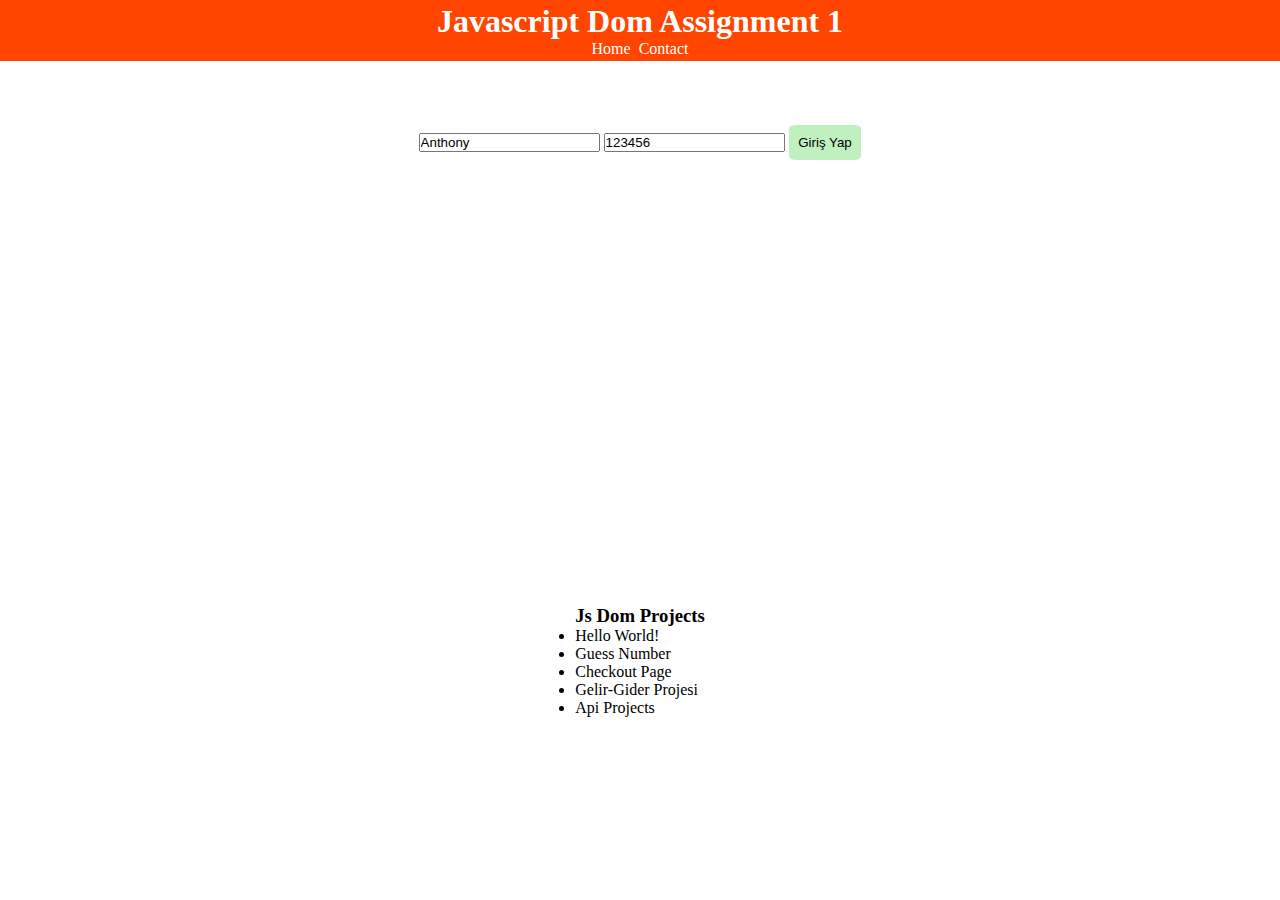
<file: jsDomAss1/index.html>
<!DOCTYPE html>
<html lang="en">
<head>
    <meta charset="UTF-8">
    <meta name="viewport" content="width=device-width, initial-scale=1.0">
    <title>Document</title>
    <style>
        * {
            margin: 0;
            padding: 0;
            box-sizing: border-box;
        }
        main {
            display: flex;
            flex-direction: column;
            justify-content: space-between;
            align-items: center;
            height: 80vh;
            padding: 4rem;
        }
    </style>
</head>
<body>
    <header class="header">
        <h1 id="title">aaa</h1>
        <nav>
            <ul class="nav-item">
                <li id="home">Home</li>
                <li>Contact</li>
            </ul>
        </nav>
    </header>
    <main>
        <section>
            <input type="text" id="username">
            <input type="password" id="password">
            <button class="btn">Login</button>
        </section>
        <section id="projects">
            <h3>Projects</h3>
            <ul class="liste">
            </ul>
        </section>
    </main>
    <script src="app.js"></script>
</body>
</html>
</file>
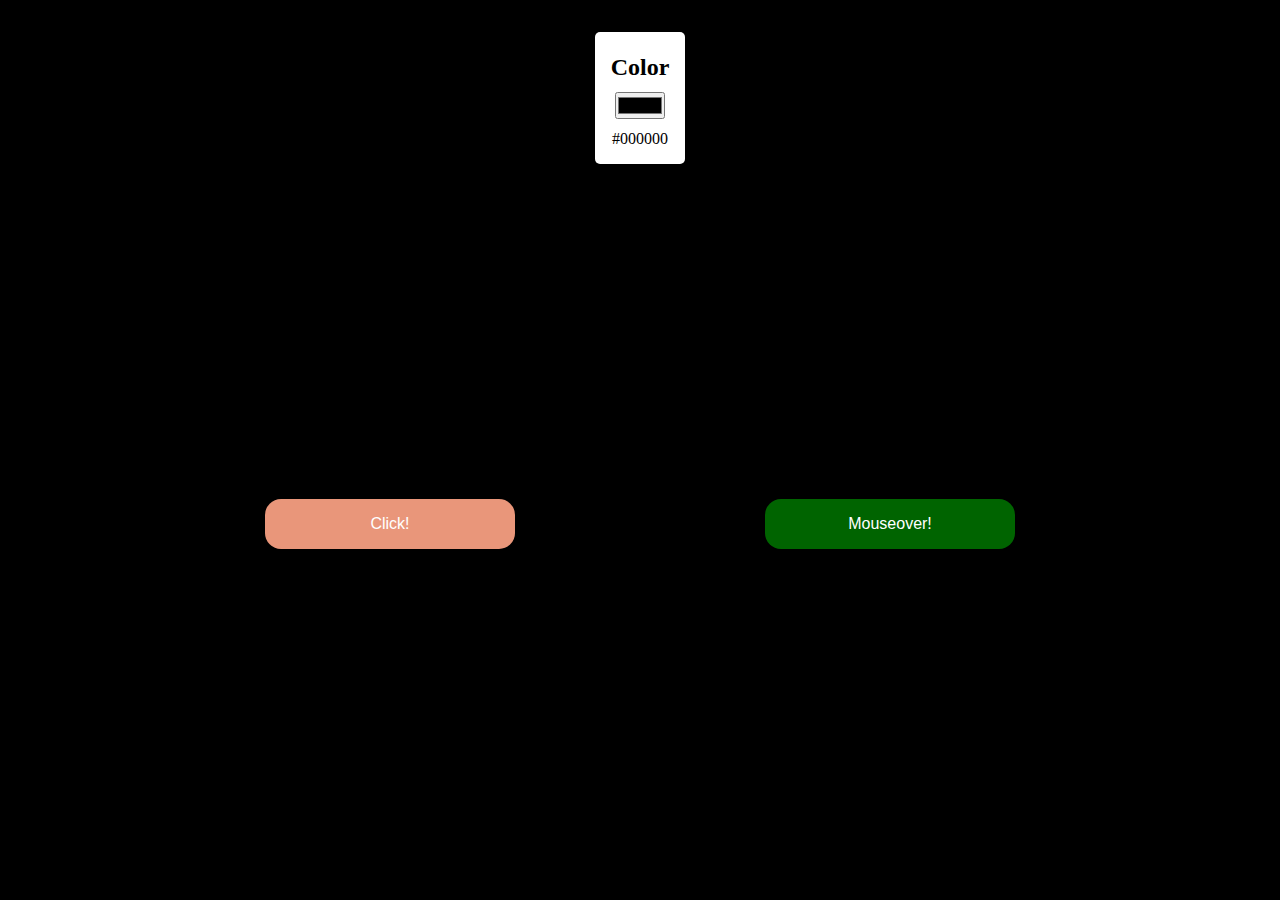
<file: jsDomAss2/index.html>
<!DOCTYPE html>
<html lang="en" onload="generateAllColors()">
  <head>
    <meta charset="UTF-8" />
    <meta http-equiv="X-UA-Compatible" content="IE=edge" />
    <meta name="viewport" content="width=device-width, initial-scale=1.0" />
    <link rel="stylesheet" href="style.css" />
    <link
      rel="stylesheet"
      href="https://cdnjs.cloudflare.com/ajax/libs/font-awesome/6.4.2/css/all.min.css"
      integrity="sha512-z3gLpd7yknf1YoNbCzqRKc4qyor8gaKU1qmn+CShxbuBusANI9QpRohGBreCFkKxLhei6S9CQXFEbbKuqLg0DA=="
      crossorigin="anonymous"
      referrerpolicy="no-referrer"
    />
    <title>Random Bg Color</title>
  </head>
  <body>
    <main class="bgDiv">
      <section class="colorDiv">
        <h2>
          Color <sup id="copy"><i class="fa-regular fa-clipboard"></i></sup>
        </h2>

        <input type="color" name="" id="colorInput" />

        <p id="colorText">#000000</p>
      </section>

      <section class="btn-div">
        <div>
          <button class="btn btn-click">Click!</button>
        </div>
        <div>
          <button class="btn btn-over">Mouseover!</button>
        </div>
      </section>
    </main>

    <script src="app.js"></script>
  </body>
</html>
</file>
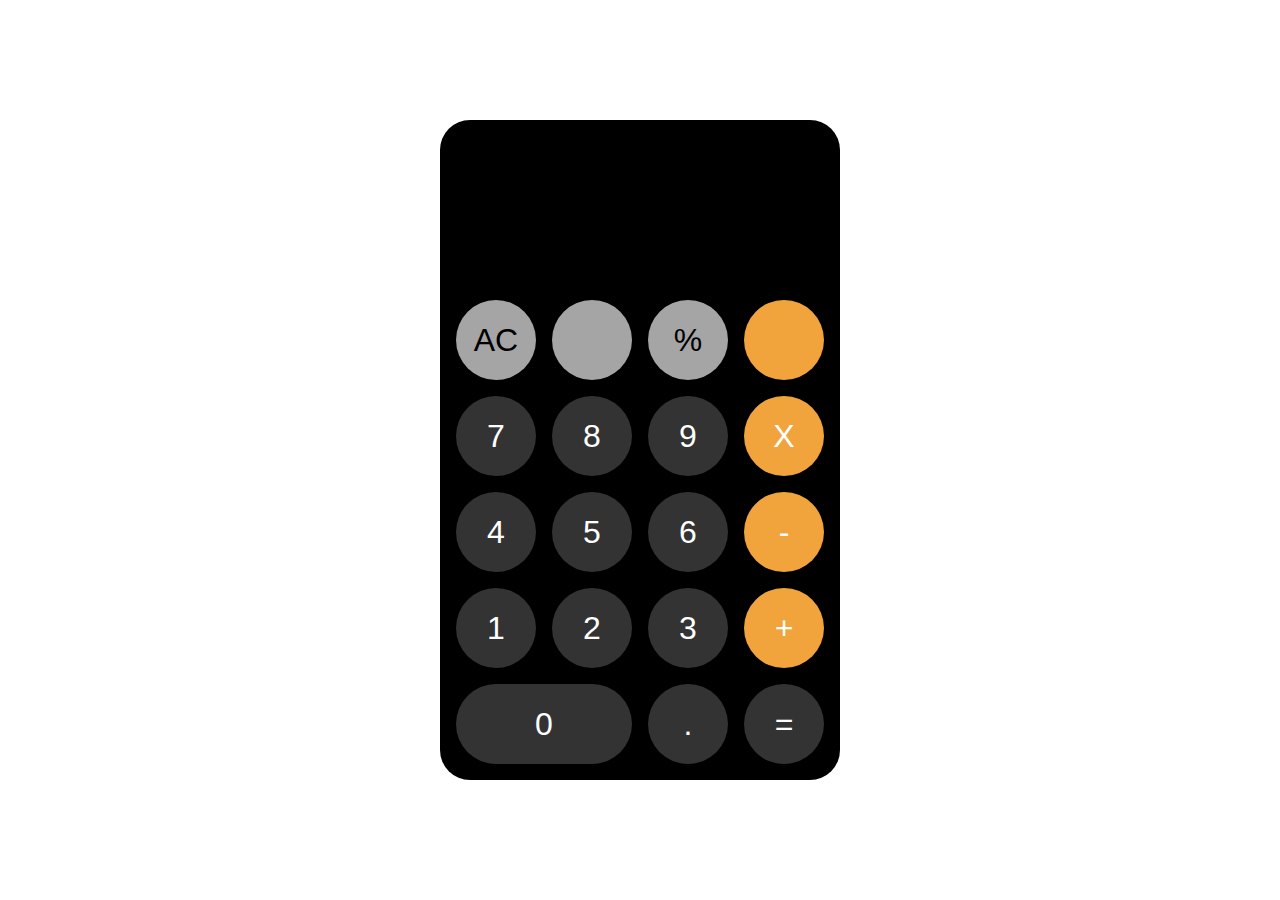
<file: calculate/calculate.html>
<!DOCTYPE html>
<html lang="en">
  <head>
    <meta charset="UTF-8" />
    <meta name="viewport" content="width=device-width, initial-scale=1.0" />
    <title>Calculator</title>
    <link rel="stylesheet" href="calculate.css">
    <link rel="stylesheet" href="https://cdnjs.cloudflare.com/ajax/libs/font-awesome/6.5.2/css/all.min.css" integrity="sha512-SnH5WK+bZxgPHs44uWIX+LLJAJ9/2PkPKZ5QiAj6Ta86w+fsb2TkcmfRyVX3pBnMFcV7oQPJkl9QevSCWr3W6A==" crossorigin="anonymous" referrerpolicy="no-referrer" />
  </head>
  <body>
    <div class="container">
      <div class="calc calc1">AC</div>
      <div class="calc calc2"><i class="fa-solid fa-plus-minus"></i></div>
      <div class="calc calc3">%</div>
      <div class="calc calc4"><i class="fa-solid fa-divide"></i></div>
      <div class="calc calc5">7</div>
      <div class="calc calc6">8</div>
      <div class="calc calc7">9</div>
      <div class="calc calc8">X</div>
      <div class="calc calc9">4</div>
      <div class="calc calc10">5</div>
      <div class="calc calc11">6</div>
      <div class="calc calc12">-</div>
      <div class="calc calc13">1</div>
      <div class="calc calc14">2</div>
      <div class="calc calc15">3</div>
      <div class="calc calc16">+</div>
      <div class="calc calc17">0</div>
      <!-- <div class="calc calc18">a18</div> -->
      <div class="calc calc19">.</div>
      <div class="calc calc20">=</div>
    </div>
  </body>
</html>
</file>
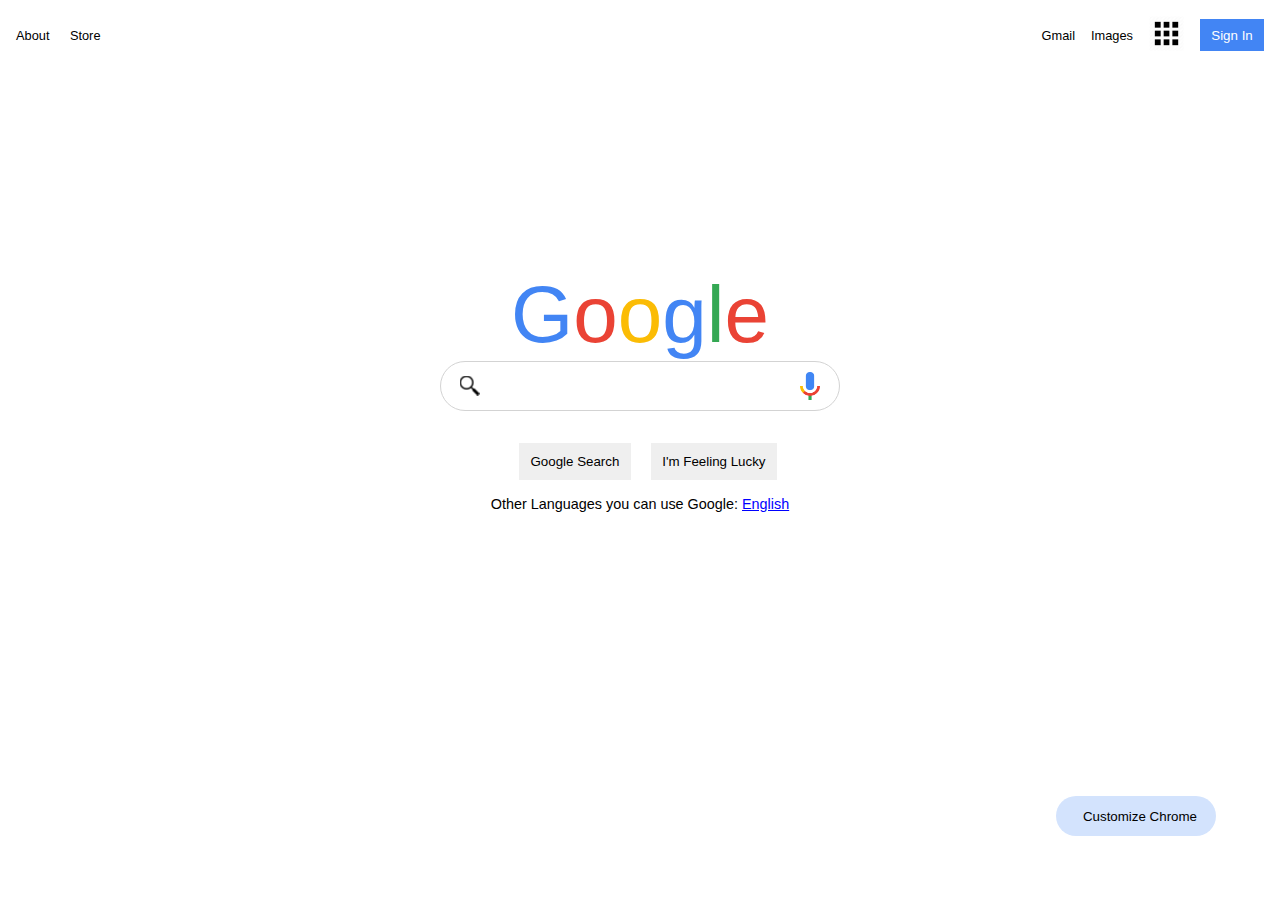
<file: google/google.html>
<!DOCTYPE html>
<html lang="en">
  <head>
    <meta charset="UTF-8" />
    <meta name="viewport" content="width=device-width, initial-scale=1.0" />
    <title>Google Landing Pages</title>
    <link rel="stylesheet" href="style.css" />
    <link rel="stylesheet" href="https://cdnjs.cloudflare.com/ajax/libs/font-awesome/6.5.2/css/all.min.css" integrity="sha512-SnH5WK+bZxgPHs44uWIX+LLJAJ9/2PkPKZ5QiAj6Ta86w+fsb2TkcmfRyVX3pBnMFcV7oQPJkl9QevSCWr3W6A==" crossorigin="anonymous" referrerpolicy="no-referrer" />
  </head>
  <body>
    <header class="başlık">
      <div class="sag">
        <a href="">About</a>
        <a href="">Store</a>
      </div>
      <div class="sol">
        <a href="">Gmail</a>
        <a href="">Images</a>
        <a href=""
          ><img src="./images/icon-menu.jpg" alt="icon" style="width: 35px"
        /></a>
        <button style="width: 4rem; height: 2rem">Sign In</button>
      </div>
    </header>
    <main>
      <div class="govde">
        <p class="google1">G</p>
        <p class="google2">o</p>
        <p class="google3">o</p>
        <p class="google4">g</p>
        <p class="google5">l</p>
        <p class="google6">e</p>
      </div>
      <div class="arama">
        <img src="./images/Magnifying_glass_icon.png" id="büyüt" />
        <input type="text" class="textbox" style="width: 20rem; height: 45px" />
        <img src="./images/google_microphone.png" alt="" style="width: 20px" />
      </div>
      <div class="aramaaltı">
        <input type="submit" value="Google Search">
        <input type="submit" value="I'm Feeling Lucky">
        <p>Other Languages you can use Google: <span ><u>English</u></span></p>
      </div>
    </main>
    <footer>
        <div class="customize"><i class="fa-solid fa-pencil"></i>  <button>Customize Chrome</button></div>
    </footer>
  </body>
</html>
</file>
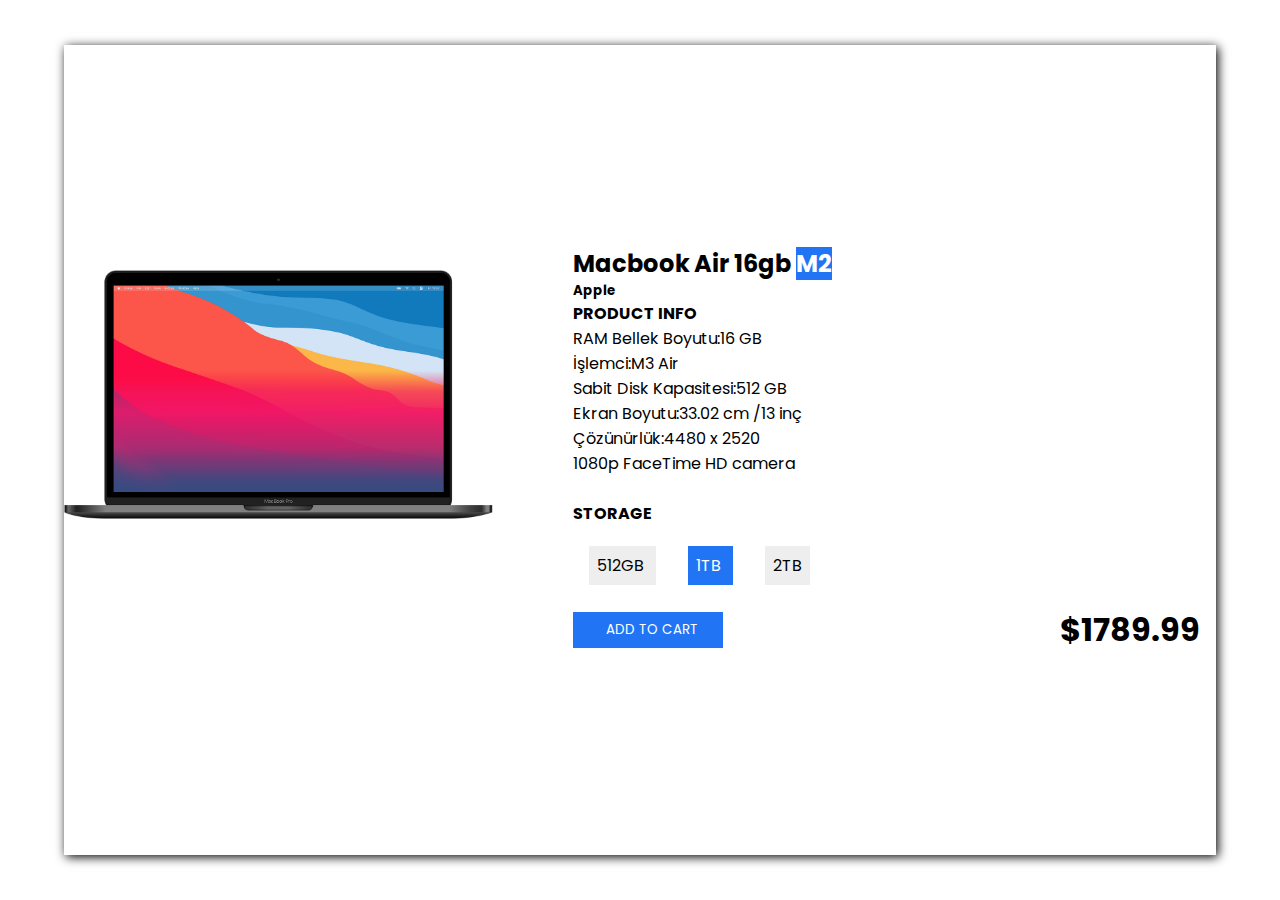
<file: product_card/product.html>
<!DOCTYPE html>
<html lang="en">
  <head>
    <meta charset="UTF-8" />
    <meta name="viewport" content="width=device-width, initial-scale=1.0" />
    <title>Product Card</title>
    <link rel="stylesheet" href="product.css" />
    <link
      rel="stylesheet"
      href="https://cdnjs.cloudflare.com/ajax/libs/font-awesome/6.5.2/css/all.min.css"
      integrity="sha512-SnH5WK+bZxgPHs44uWIX+LLJAJ9/2PkPKZ5QiAj6Ta86w+fsb2TkcmfRyVX3pBnMFcV7oQPJkl9QevSCWr3W6A=="
      crossorigin="anonymous"
      referrerpolicy="no-referrer"
    />
  </head>
  <body>
    <div class="container">
      <div class="mac-img">
        <img src="./macbook-pro-5342546_1280.png" alt="" />
      </div>
      <div class="mac-spe">
        <h2>Macbook Air 16gb <span>M2</span></h2>
        <h5>Apple</h5>
        <h4>PRODUCT INFO</h4>
        <pre>
RAM Bellek Boyutu:16 GB 
İşlemci:M3 Air
Sabit Disk Kapasitesi:512 GB
Ekran Boyutu:33.02 cm /13 inç
Çözünürlük:4480 x 2520
1080p FaceTime HD camera    
        </pre>
        <h4>STORAGE</h4>
        <p><span>512GB </span><span>1TB </span><span>2TB</span></p>
        <div class="footer">
          <div class="addtocart">
            <i class="fa-solid fa-cart-shopping"></i
            ><input type="submit" value="ADD TO CART" />
          </div>
          <h1 class="fiyat">$1789.99</h1>
        </div>
      </div>
    </div>
  </body>
</html>
</file>
<file: jsDomAss2/style.css>
* {
  margin: 0;
  padding: 0;
}

.bgDiv {
  display: flex;
  justify-content: center;
  align-items: center;
  flex-direction: column;
  height: 100vh;
}

.colorDiv {
  text-align: center;
  background-color: white;
  padding: 1rem;
  margin-top: 1rem;
  display: flex;
  flex-direction: column;
  align-items: center;
  justify-content: space-between;
  height: 100px;
  border-radius: 5px;

  & input {
    cursor: pointer;
  }
}
#copy,
#colorInput {
  cursor: pointer;
}
body{

  background-color: rgb(0,0,0);
}

.btn-div {
  width: 100%;
  display: flex;
  justify-content: center;
  flex-wrap: wrap;
  align-items: center;
  height: 80vh;
  & div {
    width: 500px;
    text-align: center;
    .btn {
      border: none;
      border-radius: 1rem;
      width: 50%;
      height: 13%;
      padding: 1rem;
      cursor: pointer;
      font-size: 1rem;
      text-align: center;
      color: #fff;
    }

    .btn-click {
      background-color: darksalmon;
    }
    .btn-over {
      background-color: darkgreen;
    }
  }
}
</file>
<file: calculate/calculate.css>
*{

margin: 0;
padding: 0;
box-sizing: border-box;
}
body{
    display: flex;
    justify-content: center;
    align-items: center;
    height: 100vh;
}
.container{
    width: 400px;
    height: 660px;
    display: grid;
    grid-template-columns: repeat(4,80px);
    grid-template-rows: repeat(5,80px);
    background-color: black;
    border-radius: 30px;
    gap:1rem;
    padding-bottom: 1rem;
    align-content:end;
    justify-content: center;
}
.calc{
    background-color: white;
    border-radius: 50%;
    text-align: center;
    font-family: sans-serif;
    font-size: 2rem;
    align-content: center;
}
.calc:hover{
    cursor:pointer;
    opacity: 1;
}
.calc5,.calc6,.calc7,
.calc9,.calc10,.calc11,
.calc13,.calc14,.calc15,
.calc17,.calc18,.calc19,
.calc20{
    background-color: rgb(51,51,51);
    color:white;
}
.calc4,.calc8,.calc12,.calc16{
background-color: #F1A33C;
color:white;
}
.calc17{
   border-radius: 80px;
   grid-column: span 2;
}
.calc1,.calc2,.calc3{
    background-color: rgb(165,165,165);
}
</file>
<file: google/style.css>
* {
  margin: 0;
  padding: 0;
  box-sizing: border-box;
  scroll-behavior: smooth;
  font-family: Arial, Helvetica, sans-serif;
 }
main{
  display: flex;
  height: 80vh;
  flex-direction: column;
  justify-content: center;
  align-items: center;
}
.başlık {
  display: flex;
  justify-content: space-between;
  align-items: center;
  padding: 1rem;
  
}
.sol {
  display: flex;
  justify-content: center;
  align-items: center;
}
.sag a,
.sol a {
  text-decoration: none;
  margin-right: 1rem;
  font-size: 0.8rem;
  color:black
}
.sol button {
  background-color: #4285f4;
  color: white;
  border: none;
  cursor: pointer;
}
.sag a:hover,
.sol a:hover{
    text-decoration: underline;
}
.govde{
  display: flex;
  justify-content: center;
  font-size: 5rem;
}

.google1, .google4{
    color:#4285F4;
}
.google2, .google6{
   color:#EA4335;
}
.google3{
  color: #FBBC05;
}
.google5{
 color:   #34A853;
}
.arama{
   height: 50px;
   width: 25rem;
   display: flex;
   align-items: center;
   border-radius: 50px;
   justify-content: center;
   border: 1px solid #D3D3D3;
 }
 .textbox{
  background: none;
  border: none;
  outline: none;
}

.aramaaltı{
   width: 100vw;
  height: 20vh;
text-align: center;
padding-top: 2rem;
}
.aramaaltı input{
  margin-left: 1rem;
  padding: 0.7rem;
  border: none;
}
.aramaaltı input:hover{
  cursor: pointer;
  box-shadow: 0 0 5px ;
}
.aramaaltı p{
  margin: 1rem;
    font-size: 0.9rem;
}
span{
  color:blue
}
span:hover{
  cursor: pointer;
}
footer{
display:flex;
position: fixed;
bottom: 4rem;
right: 4rem;
}
footer button{
  border:none;
  background: none;
}
.customize{
height: 40px;
display:flex;
justify-content: center;
align-items: center;
border-radius: 40px;
width: 10rem;
background-color: #D3E3FD;
gap: 0.5rem;
}
</file>
<file: product_card/product.css>
@import url('https://fonts.googleapis.com/css2?family=Poppins:ital,wght@0,100;0,200;0,300;0,400;0,500;0,600;0,700;0,800;0,900;1,100;1,200;1,300;1,400;1,500;1,600;1,700;1,800;1,900&display=swap');

*{
margin: 0;
padding: 0;
box-sizing: border-box;
font-family: "Poppins", sans-serif;
}
.container{
    margin: 5vh 5vw;
    min-height: 90vh;
    max-width: 90vw;
    display:flex;
    box-shadow: 2px 2px 10px black;
}
.mac-img{
flex:2;
margin: auto;
height: 40vh;
/* border:2px solid orangered; */
}
.mac-img img{
    width: 100%;
    /* border:2px solid blue; */
}
.mac-spe{
flex:3;
display: flex;
flex-direction: column;
justify-content: center;
flex-wrap: wrap;
padding-left: 5rem;
}
.mac-spe p span{
    margin-right: 1rem;
    background-color: #EEEEEE;
    cursor: pointer;
    padding: 0.5rem;
    margin-left: 1rem;
    line-height: 5rem;
}
.mac-spe p span:nth-child(even), .mac-spe h2 span{
    background-color: #2175F5;
    color:white;
}
.addtocart{
display: flex;
background-color: #2175F5;
color:white;
width: 150px;
height: 4vh;
align-items: center;
justify-content: center;
gap:0.5rem;
cursor: pointer;
}
.addtocart input{
    border:none;
    background: none;
    color:white;
    outline: none;
    cursor: pointer;
}
.footer{
    display: flex;
    justify-content: space-between;
    align-items: center;
    padding-right: 1rem;
}
@media screen and (max-width:700px) {
  .container{
        flex-direction: column;
    }
  .mac-spe{
        padding-left: 0.2rem;
    }
    .mac-img{
padding-top: 0.5rem;
}

}
@media screen and (max-width:300px){
    .footer{
        flex-direction: column-reverse;
    }
    .container{
        font-size:0.8rem;
    }
    .mac-spe p span{
        margin-right: 0.3rem;
        padding: 0.3rem;
        margin-left: 0.3rem;
        line-height: 5rem;
    }
}
 @media screen and (max-height:840){

    .container{
        max-height: 90vh;
        max-width: 90vw;
    }
    
 }
</file>
